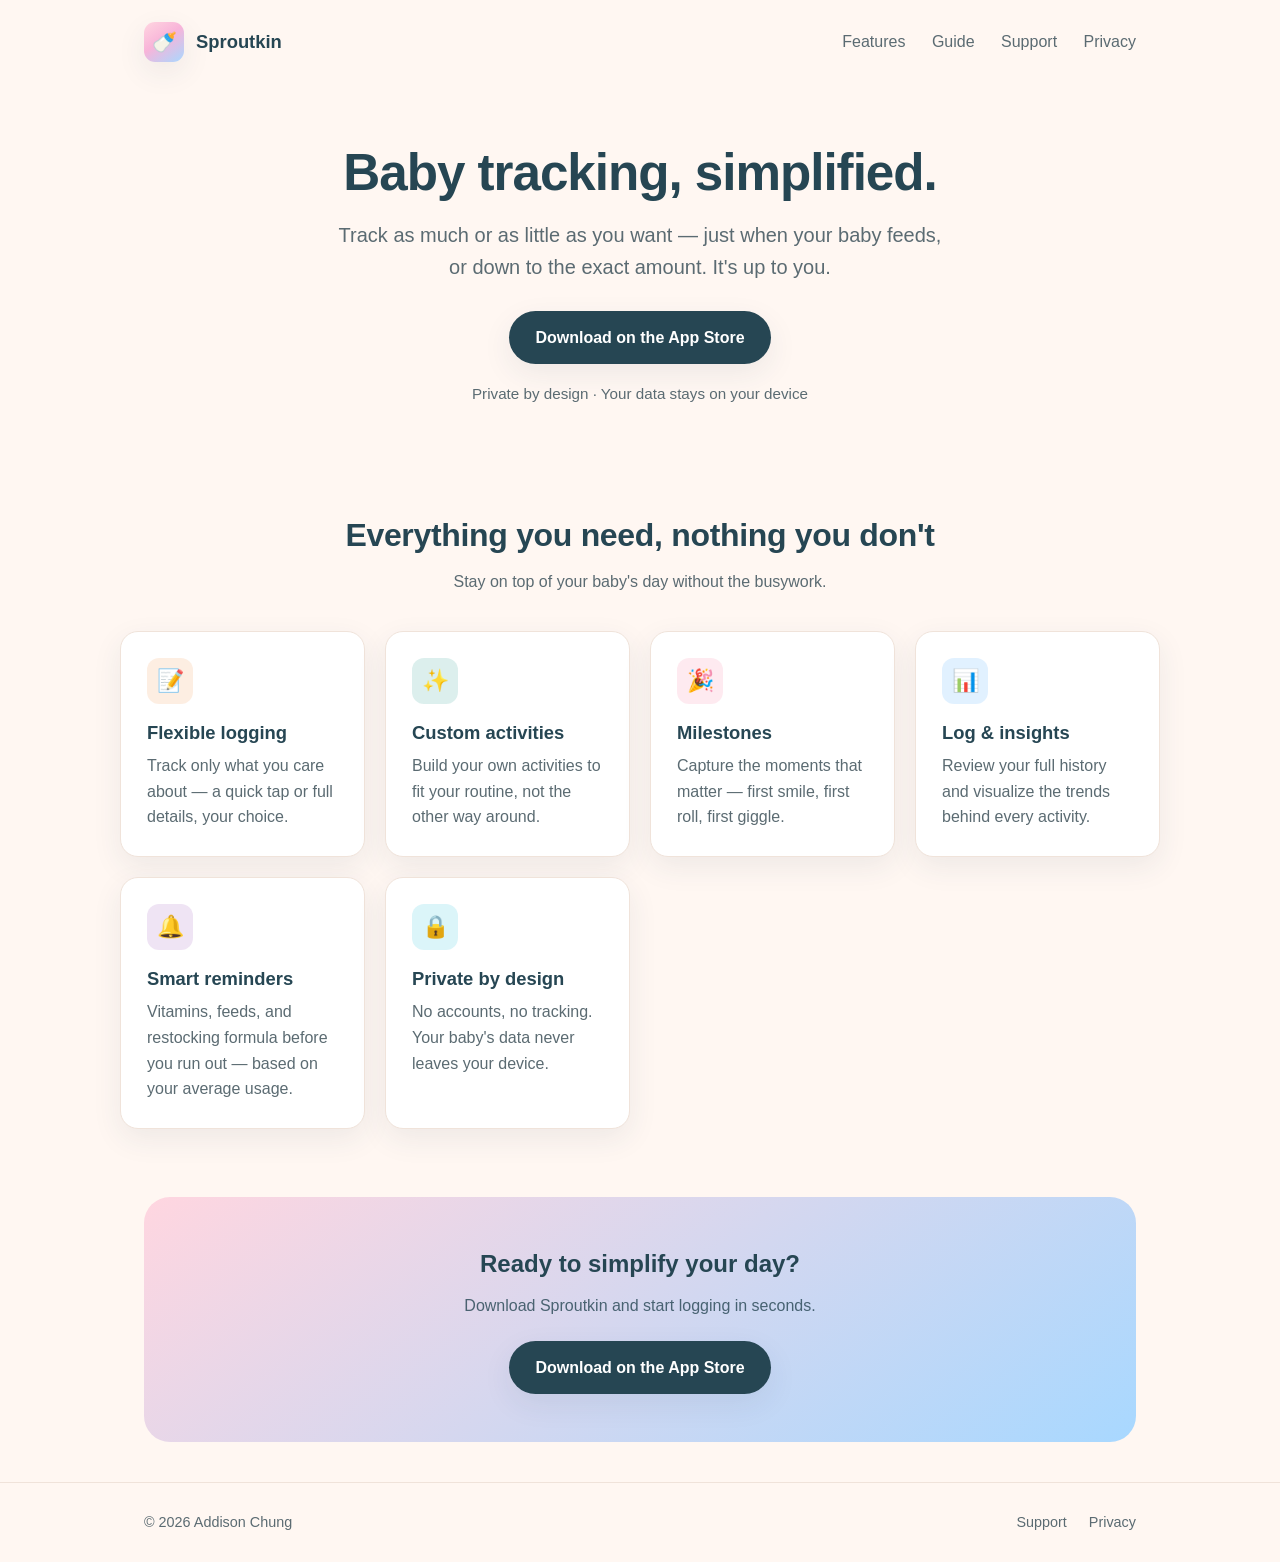
<file: index.html>
<!DOCTYPE html>
<html lang="en">
<head>
    <meta charset="UTF-8">
    <meta name="viewport" content="width=device-width, initial-scale=1.0">
    <title>Sproutkin — Simple baby logging for feeds, sleep &amp; more</title>
    <meta name="description" content="Track your baby's feeds, sleep, diapers, and milestones — as simply or thoroughly as you like. Custom activities and smart reminders keep you one step ahead.">
    <meta property="og:title" content="Sproutkin">
    <meta property="og:description" content="Baby tracking, simplified. Track as much or as little as you want.">
    <meta property="og:type" content="website">
    <link rel="stylesheet" href="styles.css">
</head>
<body>
    <header class="site-header">
        <a class="brand" href="index.html"><span class="logo">🍼</span> Sproutkin</a>
        <nav class="nav">
            <a href="index.html#features">Features</a>
            <a href="guide.html">Guide</a>
            <a href="support.html">Support</a>
            <a href="privacy.html">Privacy</a>
        </nav>
    </header>

    <main>
        <section class="wrap hero">
            <h1>Baby tracking, simplified.</h1>
            <p class="lede">Track as much or as little as you want — just when your baby feeds, or down to the exact amount. It's up to you.</p>
            <a class="cta" href="https://apps.apple.com/app/id6790715184">Download on the App Store</a>
            <p class="hero-badges">Private by design · Your data stays on your device</p>
        </section>

        <section class="wrap section" id="features">
            <h2>Everything you need, nothing you don't</h2>
            <p class="sub">Stay on top of your baby's day without the busywork.</p>
            <div class="grid">
                <div class="feature">
                    <div class="ico a">📝</div>
                    <h3>Flexible logging</h3>
                    <p>Track only what you care about — a quick tap or full details, your choice.</p>
                </div>
                <div class="feature">
                    <div class="ico b">✨</div>
                    <h3>Custom activities</h3>
                    <p>Build your own activities to fit your routine, not the other way around.</p>
                </div>
                <div class="feature">
                    <div class="ico c">🎉</div>
                    <h3>Milestones</h3>
                    <p>Capture the moments that matter — first smile, first roll, first giggle.</p>
                </div>
                <div class="feature">
                    <div class="ico d">📊</div>
                    <h3>Log &amp; insights</h3>
                    <p>Review your full history and visualize the trends behind every activity.</p>
                </div>
                <div class="feature">
                    <div class="ico e">🔔</div>
                    <h3>Smart reminders</h3>
                    <p>Vitamins, feeds, and restocking formula before you run out — based on your average usage.</p>
                </div>
                <div class="feature">
                    <div class="ico f">🔒</div>
                    <h3>Private by design</h3>
                    <p>No accounts, no tracking. Your baby's data never leaves your device.</p>
                </div>
            </div>
        </section>

        <section class="wrap">
            <div class="band">
                <h2>Ready to simplify your day?</h2>
                <p>Download Sproutkin and start logging in seconds.</p>
                <a class="cta" href="https://apps.apple.com/app/id6790715184">Download on the App Store</a>
            </div>
        </section>
    </main>

    <footer class="site-footer">
        <div class="wrap">
            <span>© 2026 Addison Chung</span>
            <nav>
                <a href="support.html">Support</a>
                <a href="privacy.html">Privacy</a>
            </nav>
        </div>
    </footer>
</body>
</html>
</file>
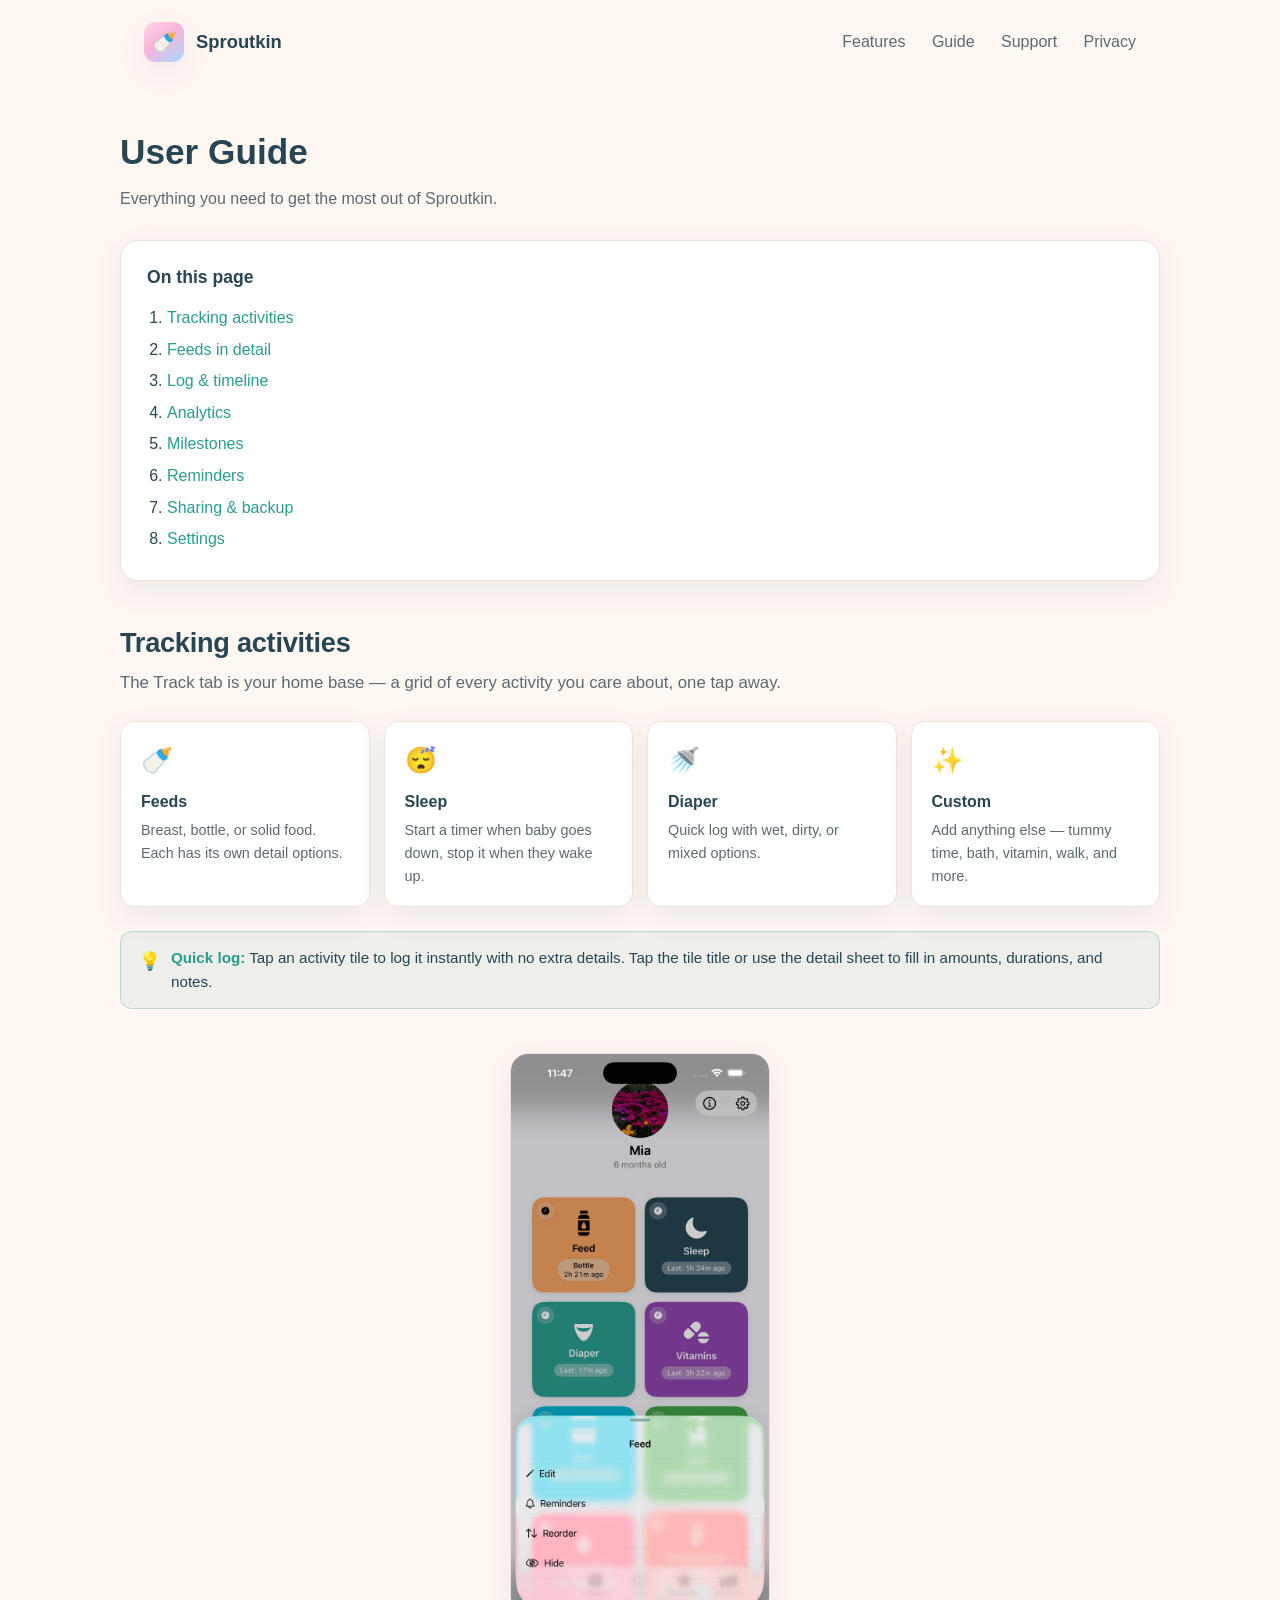
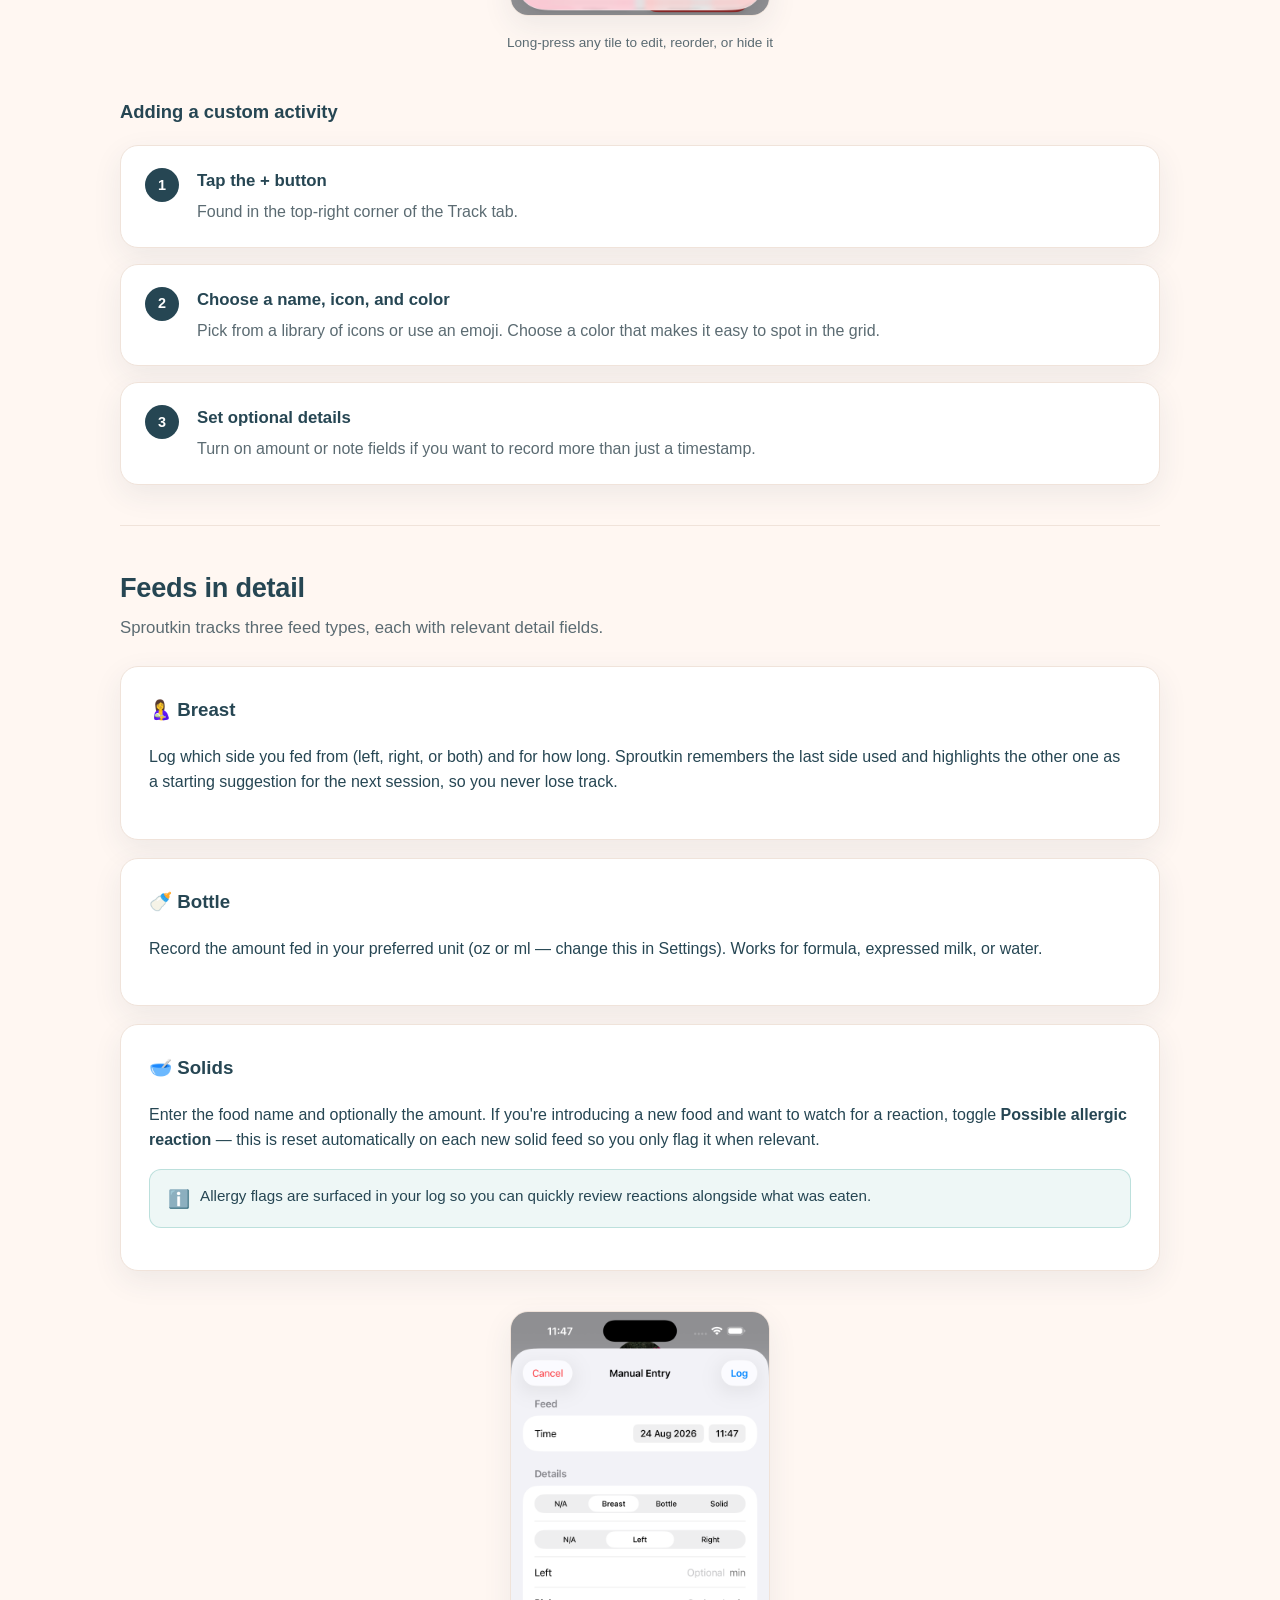
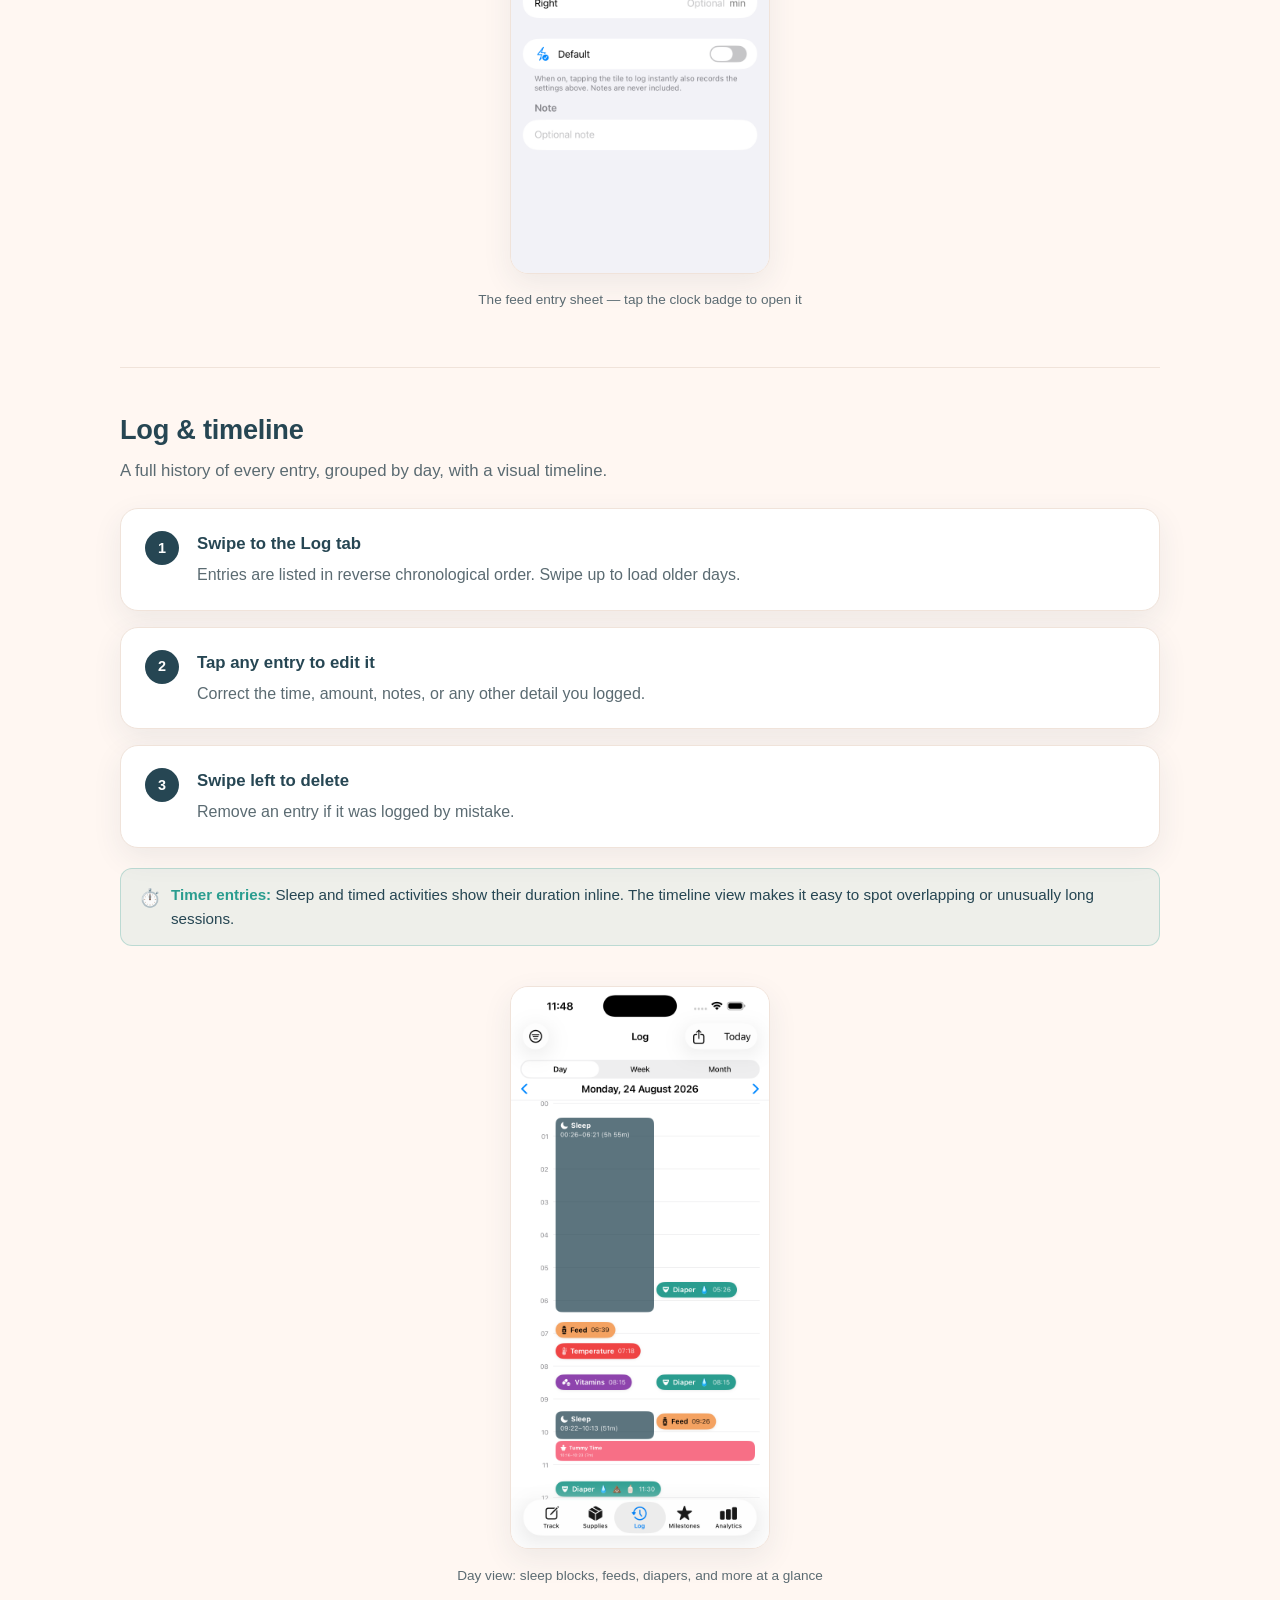
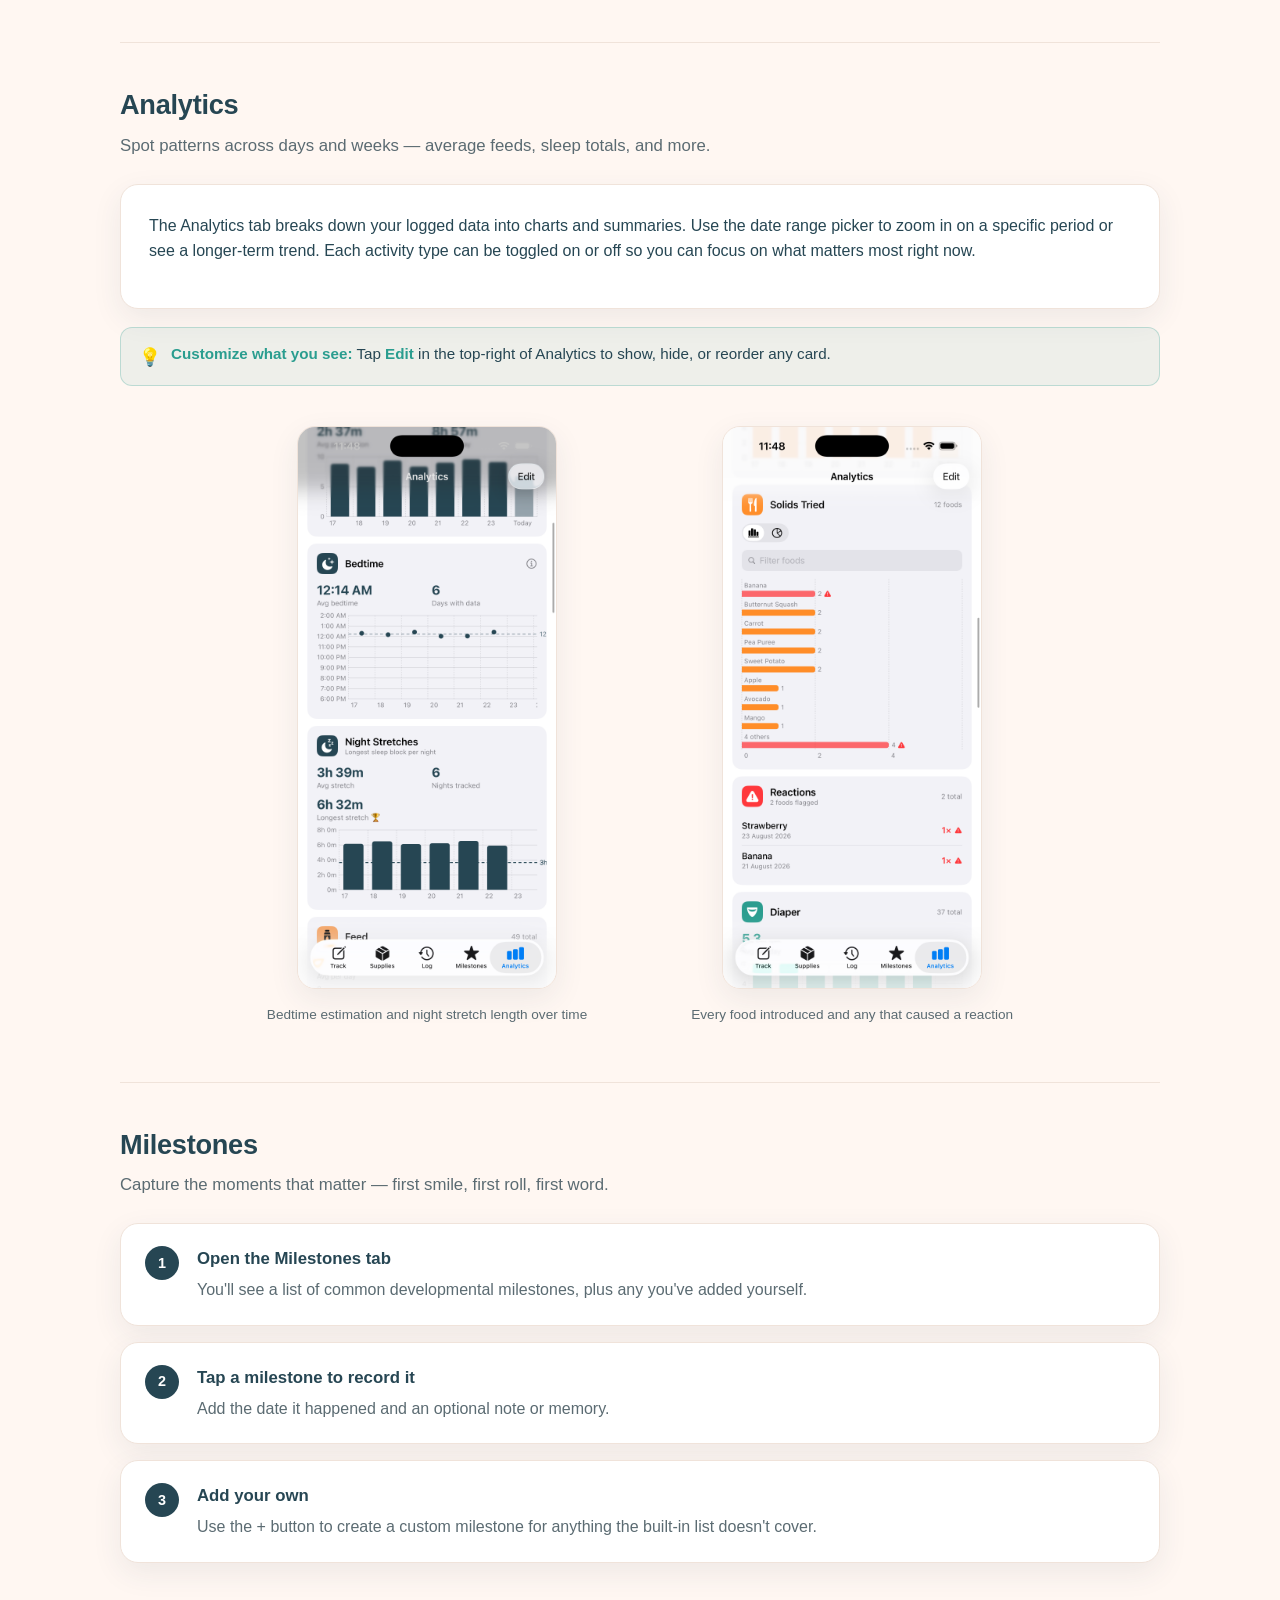
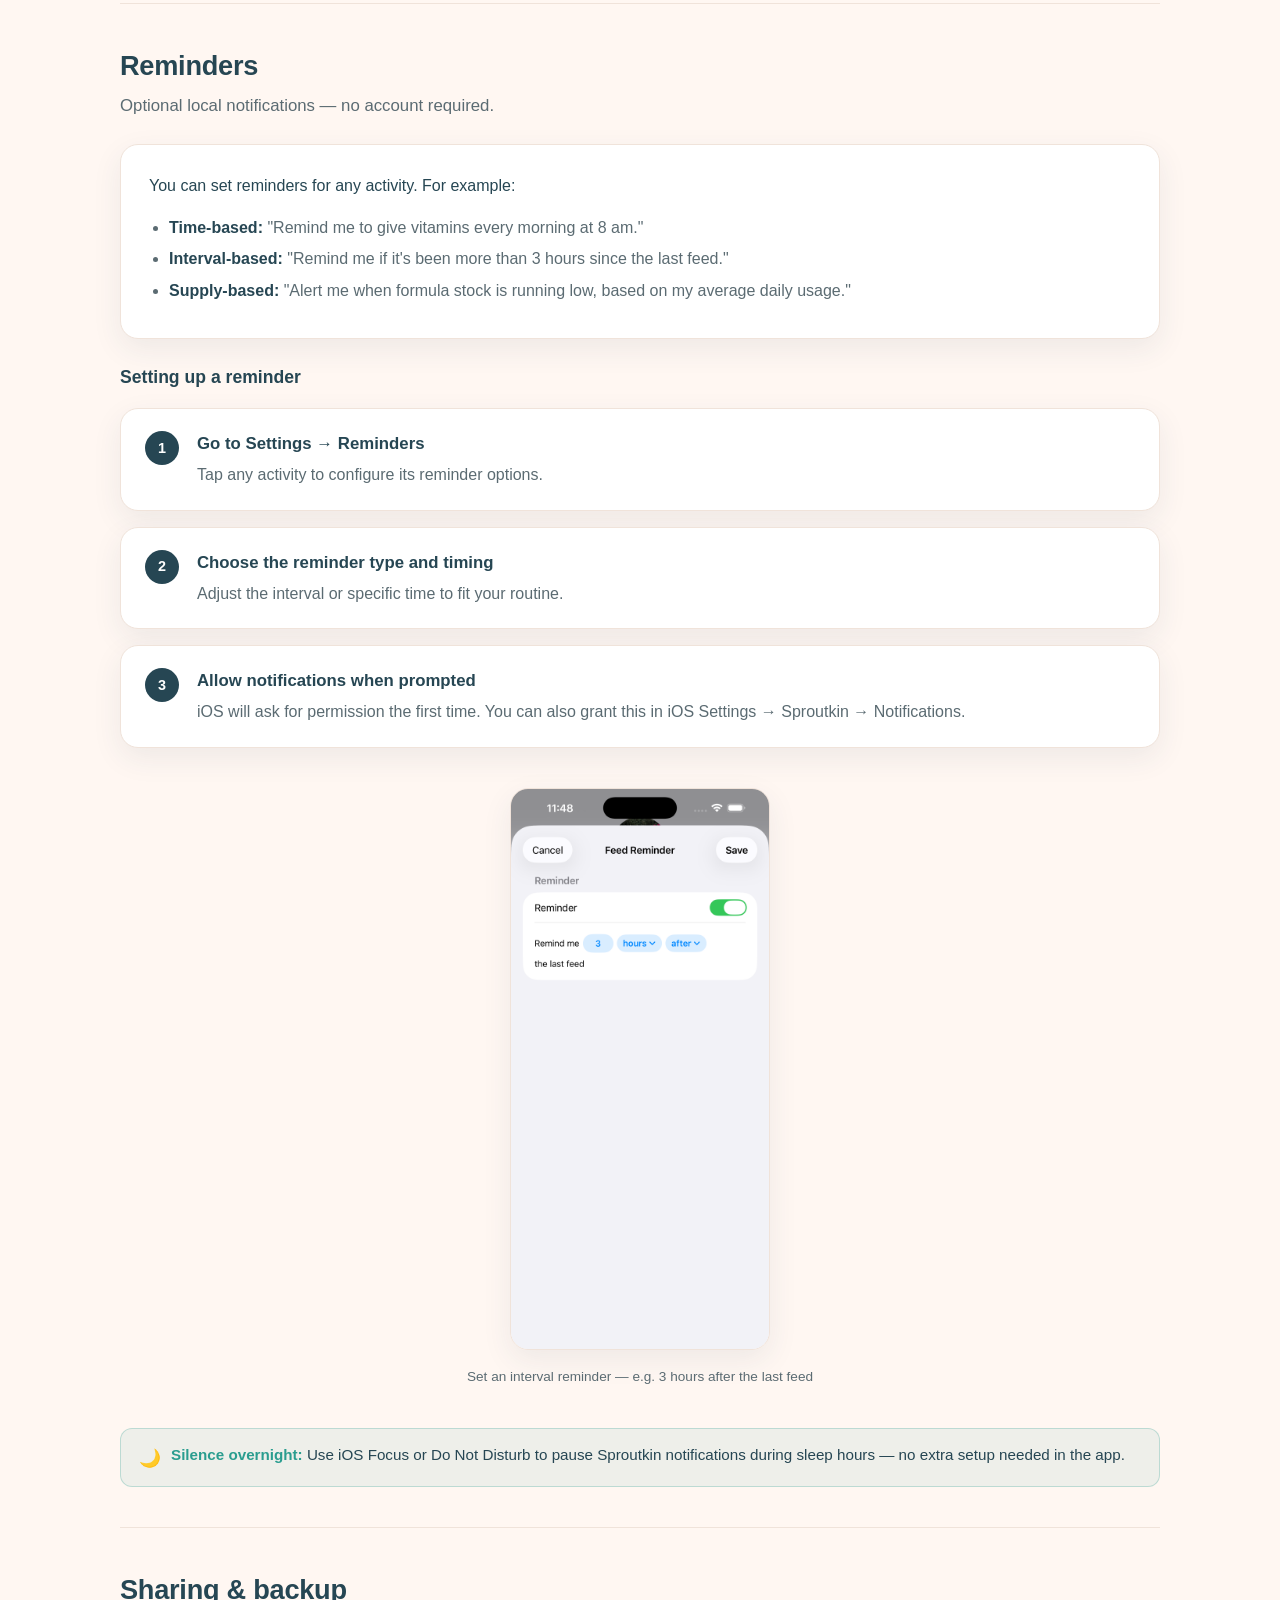
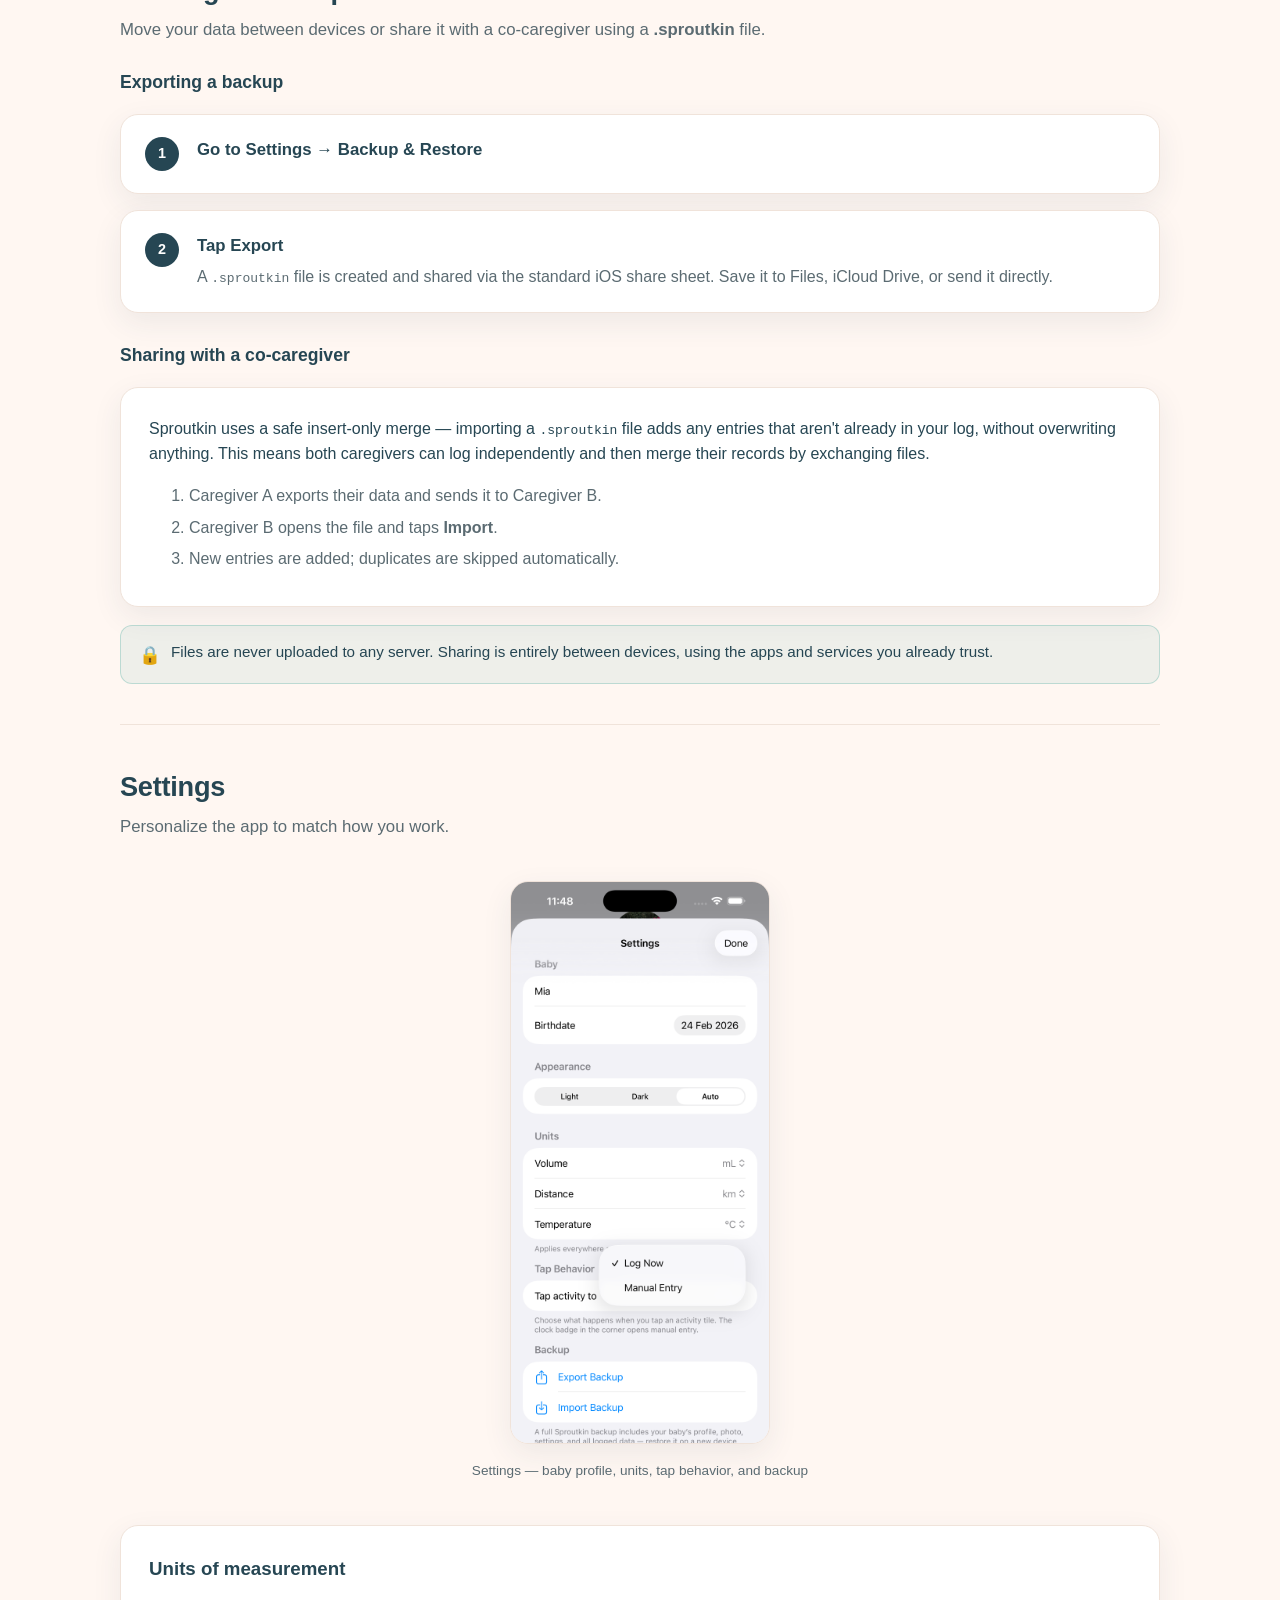
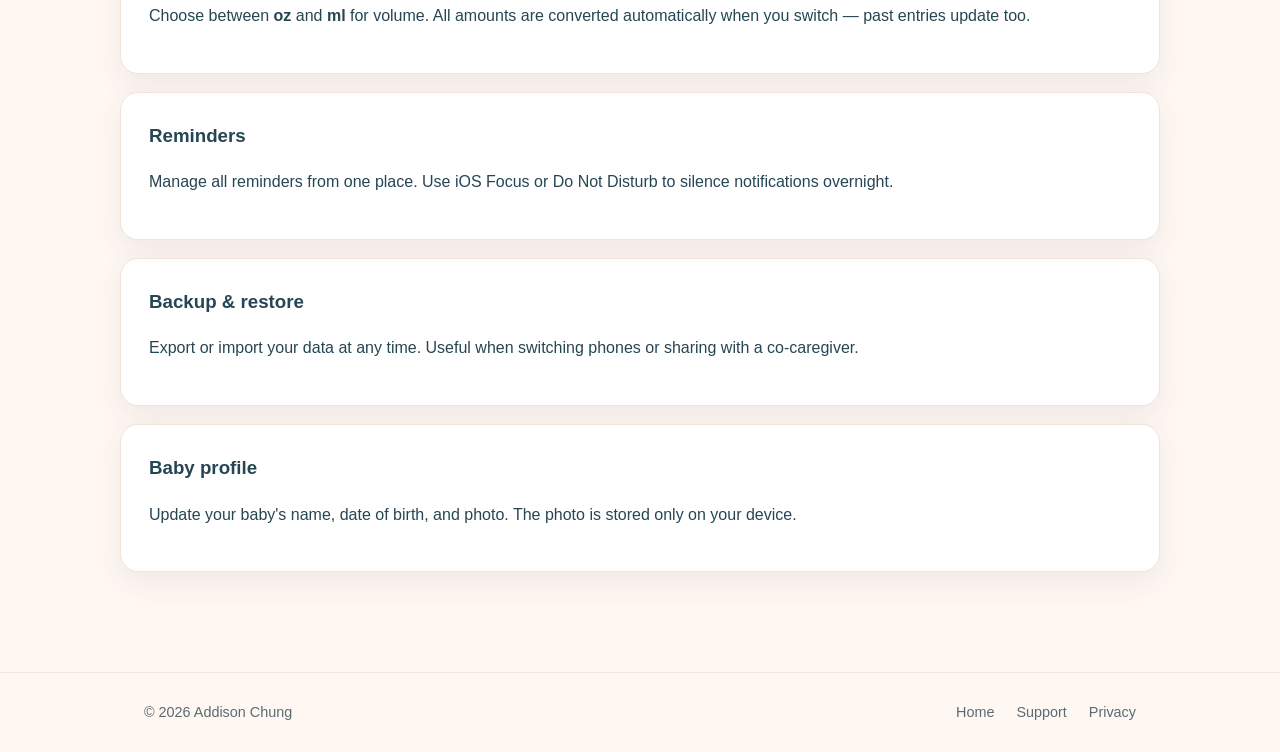
<file: guide.html>
<!DOCTYPE html>
<html lang="en">
<head>
    <meta charset="UTF-8">
    <meta name="viewport" content="width=device-width, initial-scale=1.0">
    <title>Guide — Sproutkin</title>
    <meta name="description" content="Learn how to use Sproutkin to track your baby's feeds, sleep, diapers, milestones, and more.">
    <link rel="stylesheet" href="styles.css">
    <style>
        .guide-section { margin: 40px 0; }
        .guide-section h2 { font-size: 1.7rem; margin: 0 0 6px; letter-spacing: -0.01em; }
        .guide-section .section-desc { color: var(--muted); margin: 0 0 24px; font-size: 1.05rem; }

        .steps { display: flex; flex-direction: column; gap: 16px; }
        .step {
            background: var(--card); border: 1px solid var(--border); border-radius: var(--radius);
            padding: 22px 24px; box-shadow: var(--shadow); display: flex; gap: 18px; align-items: flex-start;
        }
        .step-num {
            flex-shrink: 0; width: 34px; height: 34px; border-radius: 50%;
            background: var(--ink); color: #fff; display: grid; place-items: center;
            font-weight: 700; font-size: 0.9rem;
        }
        .step-body h3 { margin: 0 0 4px; font-size: 1.05rem; }
        .step-body p { margin: 0; color: var(--muted); }

        .tip {
            background: rgba(42, 157, 143, 0.08); border: 1px solid rgba(42, 157, 143, 0.25);
            border-radius: 12px; padding: 14px 18px; display: flex; gap: 10px; align-items: flex-start;
            margin: 14px 0;
        }
        .tip-icon { font-size: 1.1rem; flex-shrink: 0; margin-top: 1px; }
        .tip p { margin: 0; color: var(--ink); font-size: 0.95rem; }
        .tip strong { color: var(--teal); }

        .activity-types { display: grid; grid-template-columns: repeat(auto-fit, minmax(220px, 1fr)); gap: 14px; }
        .activity-type {
            background: var(--card); border: 1px solid var(--border); border-radius: 14px;
            padding: 18px 20px; box-shadow: var(--shadow);
        }
        .activity-type .icon { font-size: 1.6rem; margin-bottom: 8px; }
        .activity-type h3 { margin: 0 0 4px; font-size: 1rem; }
        .activity-type p { margin: 0; color: var(--muted); font-size: 0.9rem; }

        .divider { border: none; border-top: 1px solid var(--border); margin: 40px 0; }

        .screenshot-placeholder {
            background: var(--border); border-radius: var(--radius);
            aspect-ratio: 9 / 19.5; max-width: 260px;
            display: grid; place-items: center; color: var(--muted);
            font-size: 0.85rem; text-align: center; padding: 16px;
            margin: 0 auto;
        }
        .screenshots-row {
            display: flex; gap: 24px; justify-content: center; flex-wrap: wrap; margin: 24px 0;
        }
        .screenshot-wrap { text-align: center; }
        .screenshot-wrap figcaption { margin-top: 8px; font-size: 0.85rem; color: var(--muted); }
        .screenshot-wrap img {
            width: 260px; border-radius: var(--radius);
            box-shadow: var(--shadow); border: 1px solid var(--border);
        }

        .toc {
            background: var(--card); border: 1px solid var(--border); border-radius: var(--radius);
            padding: 22px 26px; box-shadow: var(--shadow); margin-bottom: 36px;
        }
        .toc h2 { margin: 0 0 14px; font-size: 1.1rem; }
        .toc ol { margin: 0; padding-left: 20px; }
        .toc li { margin: 6px 0; }
        .toc a { color: var(--teal); }
    </style>
</head>
<body>
    <header class="site-header">
        <a class="brand" href="index.html"><span class="logo">🍼</span> Sproutkin</a>
        <nav class="nav">
            <a href="index.html#features">Features</a>
            <a href="guide.html">Guide</a>
            <a href="support.html">Support</a>
            <a href="privacy.html">Privacy</a>
        </nav>
    </header>

    <main class="wrap page">
        <h1>User Guide</h1>
        <p class="updated">Everything you need to get the most out of Sproutkin.</p>

        <div class="toc">
            <h2>On this page</h2>
            <ol>
                <li><a href="#track">Tracking activities</a></li>
                <li><a href="#feeds">Feeds in detail</a></li>
                <li><a href="#log">Log &amp; timeline</a></li>
                <li><a href="#analytics">Analytics</a></li>
                <li><a href="#milestones">Milestones</a></li>
                <li><a href="#reminders">Reminders</a></li>
                <li><a href="#sharing">Sharing &amp; backup</a></li>
                <li><a href="#settings">Settings</a></li>
            </ol>
        </div>

        <!-- Track -->
        <section class="guide-section" id="track">
            <h2>Tracking activities</h2>
            <p class="section-desc">The Track tab is your home base — a grid of every activity you care about, one tap away.</p>

            <div class="activity-types">
                <div class="activity-type">
                    <div class="icon">🍼</div>
                    <h3>Feeds</h3>
                    <p>Breast, bottle, or solid food. Each has its own detail options.</p>
                </div>
                <div class="activity-type">
                    <div class="icon">😴</div>
                    <h3>Sleep</h3>
                    <p>Start a timer when baby goes down, stop it when they wake up.</p>
                </div>
                <div class="activity-type">
                    <div class="icon">🚿</div>
                    <h3>Diaper</h3>
                    <p>Quick log with wet, dirty, or mixed options.</p>
                </div>
                <div class="activity-type">
                    <div class="icon">✨</div>
                    <h3>Custom</h3>
                    <p>Add anything else — tummy time, bath, vitamin, walk, and more.</p>
                </div>
            </div>

            <div class="tip" style="margin-top:24px">
                <span class="tip-icon">💡</span>
                <p><strong>Quick log:</strong> Tap an activity tile to log it instantly with no extra details. Tap the tile title or use the detail sheet to fill in amounts, durations, and notes.</p>
            </div>

            <div class="screenshots-row" style="margin-top:28px">
                <figure class="screenshot-wrap">
                    <img src="screenshots/track-grid.png" alt="Track tab showing activity tile grid and long-press context menu">
                    <figcaption>Long-press any tile to edit, reorder, or hide it</figcaption>
                </figure>
            </div>

            <h3 style="margin-top:28px; font-size:1.15rem;">Adding a custom activity</h3>
            <div class="steps">
                <div class="step">
                    <div class="step-num">1</div>
                    <div class="step-body">
                        <h3>Tap the + button</h3>
                        <p>Found in the top-right corner of the Track tab.</p>
                    </div>
                </div>
                <div class="step">
                    <div class="step-num">2</div>
                    <div class="step-body">
                        <h3>Choose a name, icon, and color</h3>
                        <p>Pick from a library of icons or use an emoji. Choose a color that makes it easy to spot in the grid.</p>
                    </div>
                </div>
                <div class="step">
                    <div class="step-num">3</div>
                    <div class="step-body">
                        <h3>Set optional details</h3>
                        <p>Turn on amount or note fields if you want to record more than just a timestamp.</p>
                    </div>
                </div>
            </div>
        </section>

        <hr class="divider">

        <!-- Feeds -->
        <section class="guide-section" id="feeds">
            <h2>Feeds in detail</h2>
            <p class="section-desc">Sproutkin tracks three feed types, each with relevant detail fields.</p>

            <div class="card" style="margin-bottom:16px">
                <h3 style="margin-top:0">🤱 Breast</h3>
                <p>Log which side you fed from (left, right, or both) and for how long. Sproutkin remembers the last side used and highlights the other one as a starting suggestion for the next session, so you never lose track.</p>
            </div>

            <div class="card" style="margin-bottom:16px">
                <h3 style="margin-top:0">🍼 Bottle</h3>
                <p>Record the amount fed in your preferred unit (oz or ml — change this in Settings). Works for formula, expressed milk, or water.</p>
            </div>

            <div class="card" style="margin-bottom:16px">
                <h3 style="margin-top:0">🥣 Solids</h3>
                <p>Enter the food name and optionally the amount. If you're introducing a new food and want to watch for a reaction, toggle <strong>Possible allergic reaction</strong> — this is reset automatically on each new solid feed so you only flag it when relevant.</p>
                <div class="tip" style="margin-top:12px">
                    <span class="tip-icon">ℹ️</span>
                    <p>Allergy flags are surfaced in your log so you can quickly review reactions alongside what was eaten.</p>
                </div>
            </div>

            <div class="screenshots-row">
                <figure class="screenshot-wrap">
                    <img src="screenshots/feed-detail.png" alt="Feed detail sheet showing breast, bottle, and solid options with side selector">
                    <figcaption>The feed entry sheet — tap the clock badge to open it</figcaption>
                </figure>
            </div>
        </section>

        <hr class="divider">

        <!-- Log -->
        <section class="guide-section" id="log">
            <h2>Log &amp; timeline</h2>
            <p class="section-desc">A full history of every entry, grouped by day, with a visual timeline.</p>

            <div class="steps">
                <div class="step">
                    <div class="step-num">1</div>
                    <div class="step-body">
                        <h3>Swipe to the Log tab</h3>
                        <p>Entries are listed in reverse chronological order. Swipe up to load older days.</p>
                    </div>
                </div>
                <div class="step">
                    <div class="step-num">2</div>
                    <div class="step-body">
                        <h3>Tap any entry to edit it</h3>
                        <p>Correct the time, amount, notes, or any other detail you logged.</p>
                    </div>
                </div>
                <div class="step">
                    <div class="step-num">3</div>
                    <div class="step-body">
                        <h3>Swipe left to delete</h3>
                        <p>Remove an entry if it was logged by mistake.</p>
                    </div>
                </div>
            </div>

            <div class="tip" style="margin-top:20px">
                <span class="tip-icon">⏱️</span>
                <p><strong>Timer entries:</strong> Sleep and timed activities show their duration inline. The timeline view makes it easy to spot overlapping or unusually long sessions.</p>
            </div>

            <div class="screenshots-row">
                <figure class="screenshot-wrap">
                    <img src="screenshots/log-timeline.png" alt="Log tab showing visual day timeline with sleep blocks, feeds, and diapers">
                    <figcaption>Day view: sleep blocks, feeds, diapers, and more at a glance</figcaption>
                </figure>
            </div>
        </section>

        <hr class="divider">

        <!-- Analytics -->
        <section class="guide-section" id="analytics">
            <h2>Analytics</h2>
            <p class="section-desc">Spot patterns across days and weeks — average feeds, sleep totals, and more.</p>

            <div class="card">
                <p style="margin-top:0">The Analytics tab breaks down your logged data into charts and summaries. Use the date range picker to zoom in on a specific period or see a longer-term trend. Each activity type can be toggled on or off so you can focus on what matters most right now.</p>
            </div>

            <div class="tip">
                <span class="tip-icon">💡</span>
                <p><strong>Customize what you see:</strong> Tap <strong>Edit</strong> in the top-right of Analytics to show, hide, or reorder any card.</p>
            </div>

            <div class="screenshots-row">
                <figure class="screenshot-wrap">
                    <img src="screenshots/analytics-sleep.png" alt="Analytics tab showing Bedtime and Night Stretches cards">
                    <figcaption>Bedtime estimation and night stretch length over time</figcaption>
                </figure>
                <figure class="screenshot-wrap">
                    <img src="screenshots/analytics-food.png" alt="Analytics tab showing Solids Tried and Reactions cards">
                    <figcaption>Every food introduced and any that caused a reaction</figcaption>
                </figure>
            </div>
        </section>

        <hr class="divider">

        <!-- Milestones -->
        <section class="guide-section" id="milestones">
            <h2>Milestones</h2>
            <p class="section-desc">Capture the moments that matter — first smile, first roll, first word.</p>

            <div class="steps">
                <div class="step">
                    <div class="step-num">1</div>
                    <div class="step-body">
                        <h3>Open the Milestones tab</h3>
                        <p>You'll see a list of common developmental milestones, plus any you've added yourself.</p>
                    </div>
                </div>
                <div class="step">
                    <div class="step-num">2</div>
                    <div class="step-body">
                        <h3>Tap a milestone to record it</h3>
                        <p>Add the date it happened and an optional note or memory.</p>
                    </div>
                </div>
                <div class="step">
                    <div class="step-num">3</div>
                    <div class="step-body">
                        <h3>Add your own</h3>
                        <p>Use the + button to create a custom milestone for anything the built-in list doesn't cover.</p>
                    </div>
                </div>
            </div>
        </section>

        <hr class="divider">

        <!-- Reminders -->
        <section class="guide-section" id="reminders">
            <h2>Reminders</h2>
            <p class="section-desc">Optional local notifications — no account required.</p>

            <div class="card">
                <p style="margin-top:0">You can set reminders for any activity. For example:</p>
                <ul style="margin:8px 0 0; color:var(--muted)">
                    <li><strong style="color:var(--ink)">Time-based:</strong> "Remind me to give vitamins every morning at 8 am."</li>
                    <li><strong style="color:var(--ink)">Interval-based:</strong> "Remind me if it's been more than 3 hours since the last feed."</li>
                    <li><strong style="color:var(--ink)">Supply-based:</strong> "Alert me when formula stock is running low, based on my average daily usage."</li>
                </ul>
            </div>

            <h3 style="margin-top:24px; font-size:1.1rem;">Setting up a reminder</h3>
            <div class="steps">
                <div class="step">
                    <div class="step-num">1</div>
                    <div class="step-body">
                        <h3>Go to Settings → Reminders</h3>
                        <p>Tap any activity to configure its reminder options.</p>
                    </div>
                </div>
                <div class="step">
                    <div class="step-num">2</div>
                    <div class="step-body">
                        <h3>Choose the reminder type and timing</h3>
                        <p>Adjust the interval or specific time to fit your routine.</p>
                    </div>
                </div>
                <div class="step">
                    <div class="step-num">3</div>
                    <div class="step-body">
                        <h3>Allow notifications when prompted</h3>
                        <p>iOS will ask for permission the first time. You can also grant this in iOS Settings → Sproutkin → Notifications.</p>
                    </div>
                </div>
            </div>

            <div class="screenshots-row" style="margin-top:24px">
                <figure class="screenshot-wrap">
                    <img src="screenshots/reminders.png" alt="Feed reminder setup showing interval-based reminder configuration">
                    <figcaption>Set an interval reminder — e.g. 3 hours after the last feed</figcaption>
                </figure>
            </div>

            <div class="tip" style="margin-top:16px">
                <span class="tip-icon">🌙</span>
                <p><strong>Silence overnight:</strong> Use iOS Focus or Do Not Disturb to pause Sproutkin notifications during sleep hours — no extra setup needed in the app.</p>
            </div>
        </section>

        <hr class="divider">

        <!-- Sharing -->
        <section class="guide-section" id="sharing">
            <h2>Sharing &amp; backup</h2>
            <p class="section-desc">Move your data between devices or share it with a co-caregiver using a <strong>.sproutkin</strong> file.</p>

            <h3 style="font-size:1.1rem;">Exporting a backup</h3>
            <div class="steps">
                <div class="step">
                    <div class="step-num">1</div>
                    <div class="step-body">
                        <h3>Go to Settings → Backup &amp; Restore</h3>
                    </div>
                </div>
                <div class="step">
                    <div class="step-num">2</div>
                    <div class="step-body">
                        <h3>Tap Export</h3>
                        <p>A <code>.sproutkin</code> file is created and shared via the standard iOS share sheet. Save it to Files, iCloud Drive, or send it directly.</p>
                    </div>
                </div>
            </div>

            <h3 style="font-size:1.1rem; margin-top:28px;">Sharing with a co-caregiver</h3>
            <div class="card">
                <p style="margin-top:0">Sproutkin uses a safe insert-only merge — importing a <code>.sproutkin</code> file adds any entries that aren't already in your log, without overwriting anything. This means both caregivers can log independently and then merge their records by exchanging files.</p>
                <ol style="margin:12px 0 0; color:var(--muted)">
                    <li>Caregiver A exports their data and sends it to Caregiver B.</li>
                    <li>Caregiver B opens the file and taps <strong>Import</strong>.</li>
                    <li>New entries are added; duplicates are skipped automatically.</li>
                </ol>
            </div>

            <div class="tip" style="margin-top:16px">
                <span class="tip-icon">🔒</span>
                <p>Files are never uploaded to any server. Sharing is entirely between devices, using the apps and services you already trust.</p>
            </div>
        </section>

        <hr class="divider">

        <!-- Settings -->
        <section class="guide-section" id="settings">
            <h2>Settings</h2>
            <p class="section-desc">Personalize the app to match how you work.</p>

            <div class="screenshots-row" style="margin-bottom:28px">
                <figure class="screenshot-wrap">
                    <img src="screenshots/settings.png" alt="Settings screen showing baby profile, units, tap behavior, and backup options">
                    <figcaption>Settings — baby profile, units, tap behavior, and backup</figcaption>
                </figure>
            </div>

            <div class="card" style="margin-bottom:14px">
                <h3 style="margin-top:0">Units of measurement</h3>
                <p>Choose between <strong>oz</strong> and <strong>ml</strong> for volume. All amounts are converted automatically when you switch — past entries update too.</p>
            </div>

            <div class="card" style="margin-bottom:14px">
                <h3 style="margin-top:0">Reminders</h3>
                <p>Manage all reminders from one place. Use iOS Focus or Do Not Disturb to silence notifications overnight.</p>
            </div>

            <div class="card" style="margin-bottom:14px">
                <h3 style="margin-top:0">Backup &amp; restore</h3>
                <p>Export or import your data at any time. Useful when switching phones or sharing with a co-caregiver.</p>
            </div>

            <div class="card">
                <h3 style="margin-top:0">Baby profile</h3>
                <p>Update your baby's name, date of birth, and photo. The photo is stored only on your device.</p>
            </div>
        </section>

    </main>

    <footer class="site-footer">
        <div class="wrap">
            <span>© 2026 Addison Chung</span>
            <nav>
                <a href="index.html">Home</a>
                <a href="support.html">Support</a>
                <a href="privacy.html">Privacy</a>
            </nav>
        </div>
    </footer>
</body>
</html>
</file>
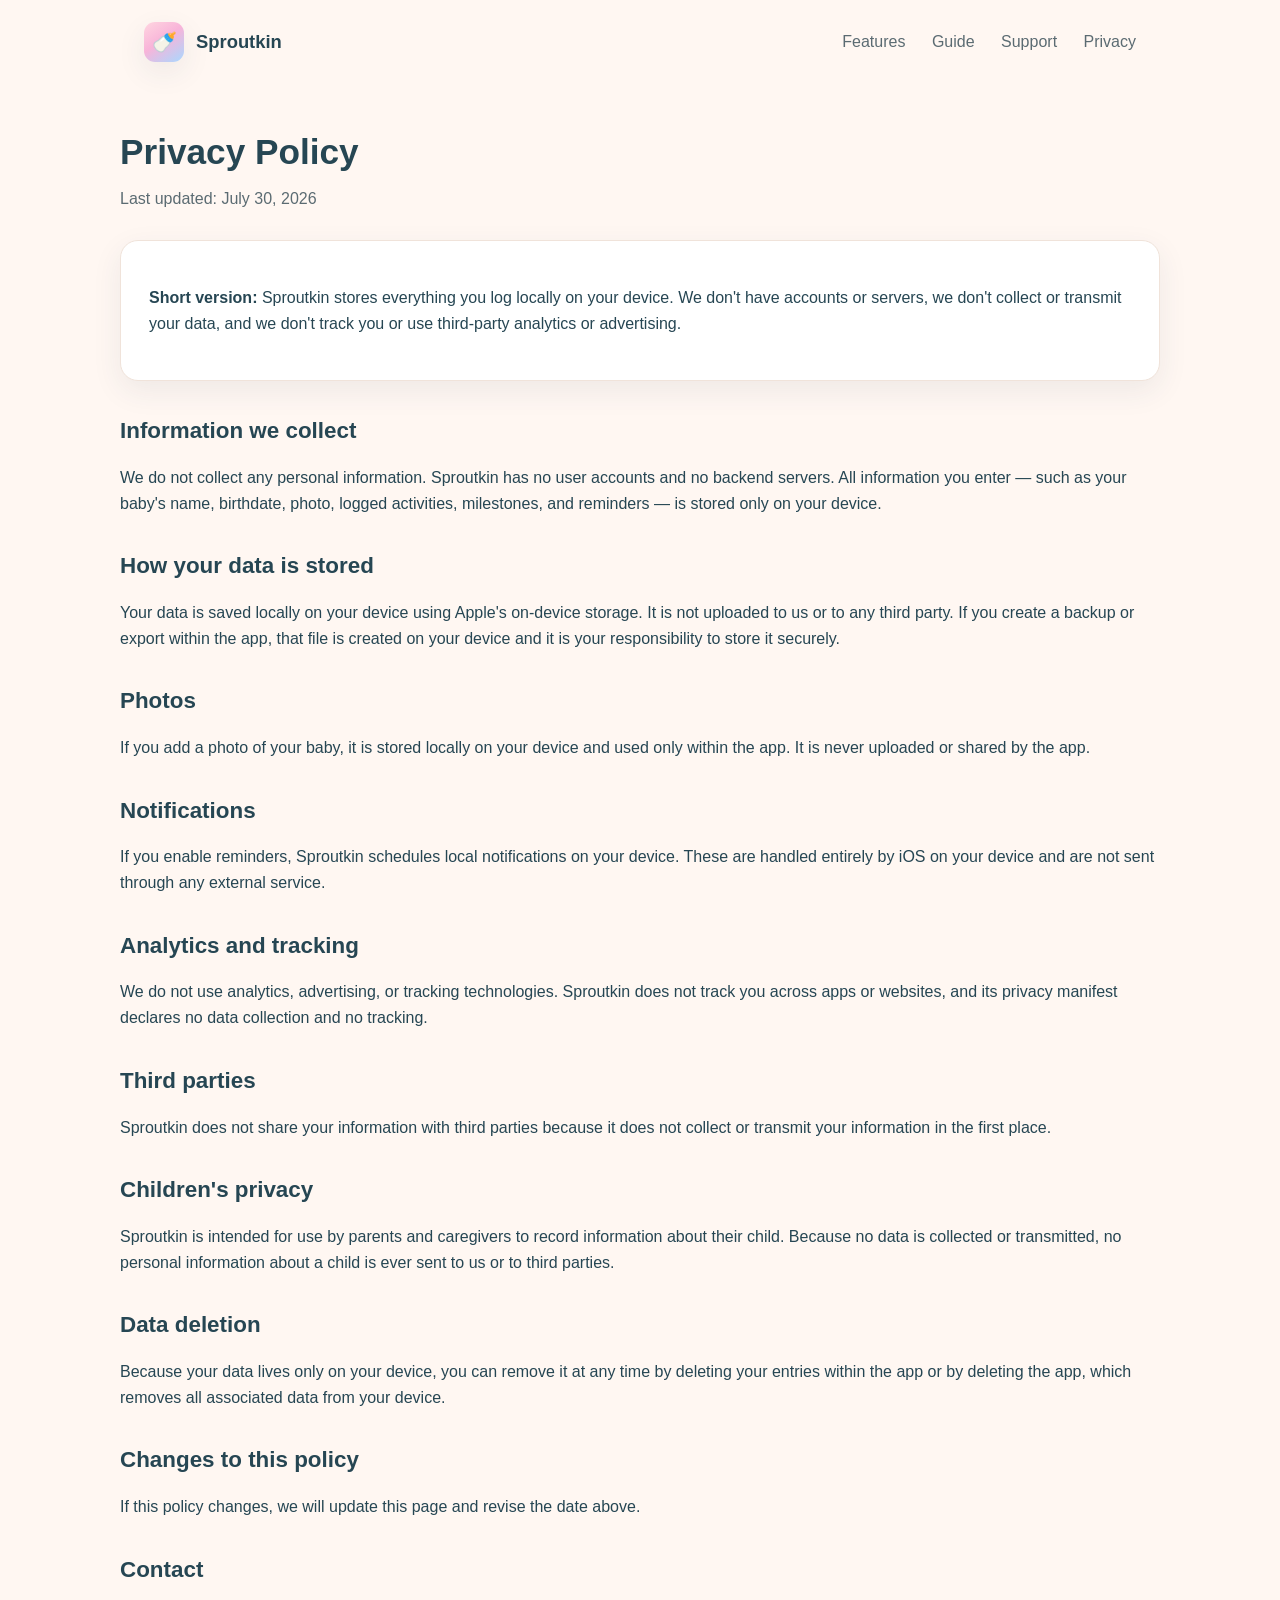
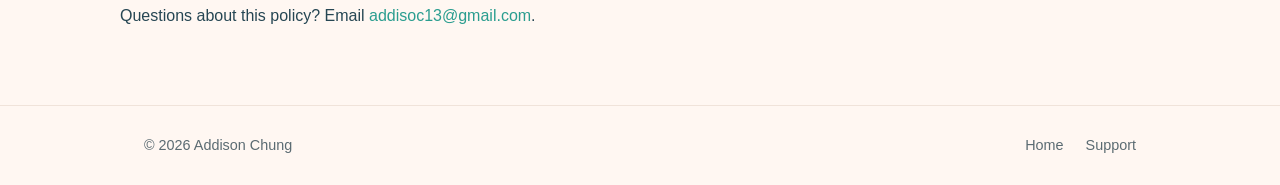
<file: privacy.html>
<!DOCTYPE html>
<html lang="en">
<head>
    <meta charset="UTF-8">
    <meta name="viewport" content="width=device-width, initial-scale=1.0">
    <title>Privacy Policy — Sproutkin</title>
    <meta name="description" content="Sproutkin's privacy policy. Your data stays on your device — no accounts, no tracking, no data collection.">
    <link rel="stylesheet" href="styles.css">
</head>
<body>
    <header class="site-header">
        <a class="brand" href="index.html"><span class="logo">🍼</span> Sproutkin</a>
        <nav class="nav">
            <a href="index.html#features">Features</a>
            <a href="guide.html">Guide</a>
            <a href="support.html">Support</a>
            <a href="privacy.html">Privacy</a>
        </nav>
    </header>

    <main class="wrap page">
        <h1>Privacy Policy</h1>
        <p class="updated">Last updated: July 30, 2026</p>

        <div class="card">
            <p><strong>Short version:</strong> Sproutkin stores everything you log locally on your device. We don't have accounts or servers, we don't collect or transmit your data, and we don't track you or use third-party analytics or advertising.</p>
        </div>

        <h2>Information we collect</h2>
        <p>We do not collect any personal information. Sproutkin has no user accounts and no backend servers. All information you enter — such as your baby's name, birthdate, photo, logged activities, milestones, and reminders — is stored only on your device.</p>

        <h2>How your data is stored</h2>
        <p>Your data is saved locally on your device using Apple's on-device storage. It is not uploaded to us or to any third party. If you create a backup or export within the app, that file is created on your device and it is your responsibility to store it securely.</p>

        <h2>Photos</h2>
        <p>If you add a photo of your baby, it is stored locally on your device and used only within the app. It is never uploaded or shared by the app.</p>

        <h2>Notifications</h2>
        <p>If you enable reminders, Sproutkin schedules local notifications on your device. These are handled entirely by iOS on your device and are not sent through any external service.</p>

        <h2>Analytics and tracking</h2>
        <p>We do not use analytics, advertising, or tracking technologies. Sproutkin does not track you across apps or websites, and its privacy manifest declares no data collection and no tracking.</p>

        <h2>Third parties</h2>
        <p>Sproutkin does not share your information with third parties because it does not collect or transmit your information in the first place.</p>

        <h2>Children's privacy</h2>
        <p>Sproutkin is intended for use by parents and caregivers to record information about their child. Because no data is collected or transmitted, no personal information about a child is ever sent to us or to third parties.</p>

        <h2>Data deletion</h2>
        <p>Because your data lives only on your device, you can remove it at any time by deleting your entries within the app or by deleting the app, which removes all associated data from your device.</p>

        <h2>Changes to this policy</h2>
        <p>If this policy changes, we will update this page and revise the date above.</p>

        <h2>Contact</h2>
        <p>Questions about this policy? Email <a href="mailto:addisoc13@gmail.com?subject=Baby%20Tracker%20Privacy">addisoc13@gmail.com</a>.</p>
    </main>

    <footer class="site-footer">
        <div class="wrap">
            <span>© 2026 Addison Chung</span>
            <nav>
                <a href="index.html">Home</a>
                <a href="support.html">Support</a>
            </nav>
        </div>
    </footer>
</body>
</html>
</file>
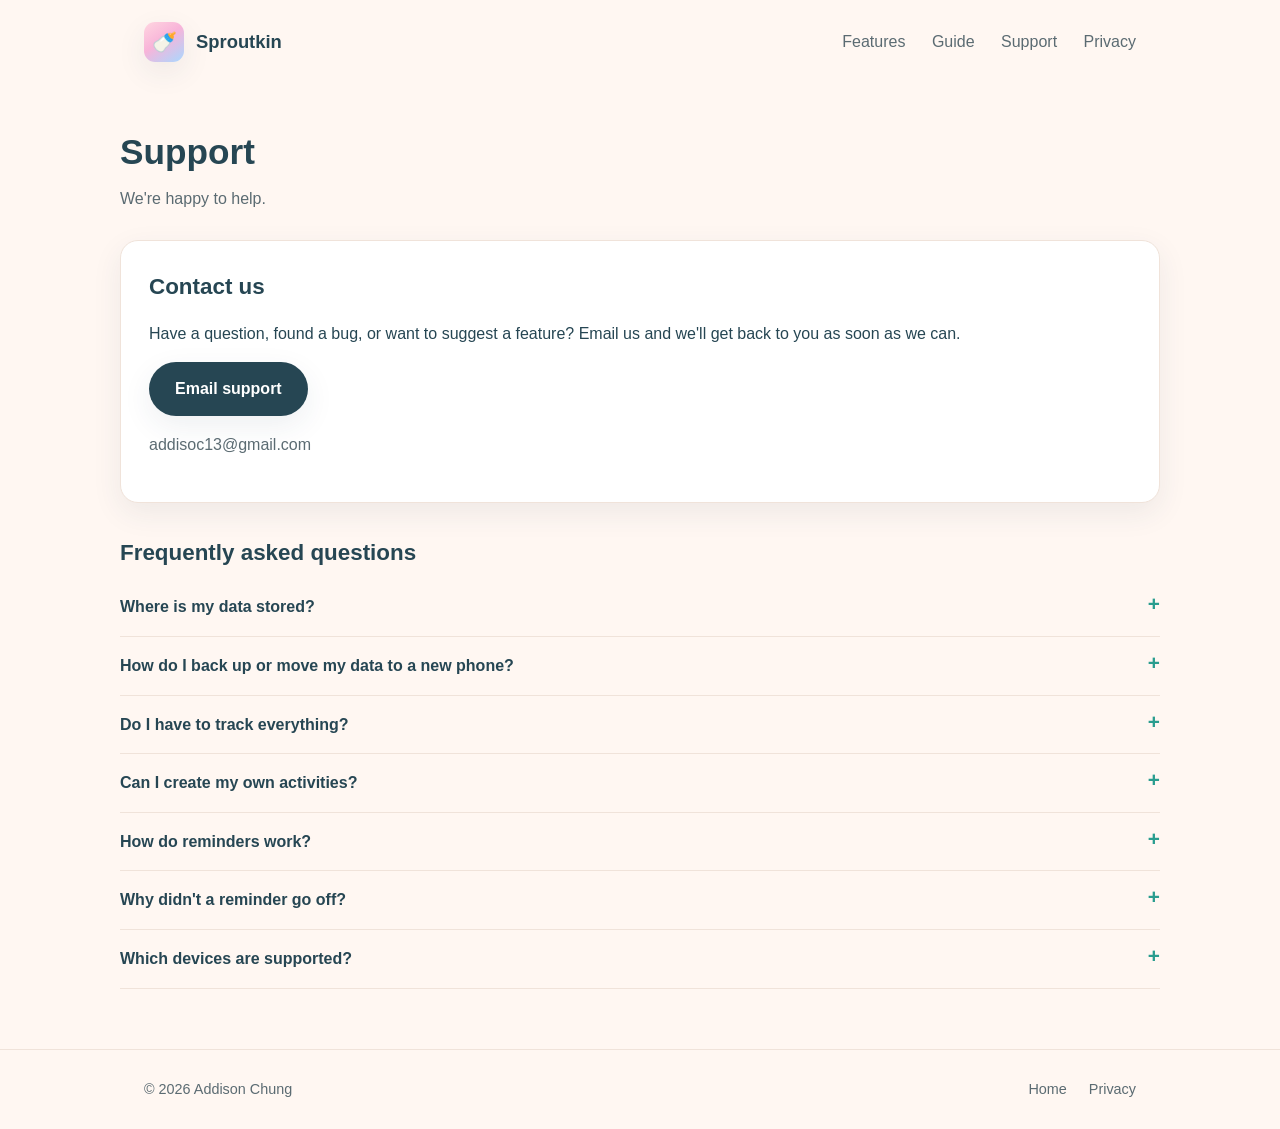
<file: support.html>
<!DOCTYPE html>
<html lang="en">
<head>
    <meta charset="UTF-8">
    <meta name="viewport" content="width=device-width, initial-scale=1.0">
    <title>Support — Sproutkin</title>
    <meta name="description" content="Get help with Sproutkin. Frequently asked questions and how to contact us.">
    <link rel="stylesheet" href="styles.css">
</head>
<body>
    <header class="site-header">
        <a class="brand" href="index.html"><span class="logo">🍼</span> Sproutkin</a>
        <nav class="nav">
            <a href="index.html#features">Features</a>
            <a href="guide.html">Guide</a>
            <a href="support.html">Support</a>
            <a href="privacy.html">Privacy</a>
        </nav>
    </header>

    <main class="wrap page">
        <h1>Support</h1>
        <p class="updated">We're happy to help.</p>

        <div class="card">
            <h2 style="margin-top:0">Contact us</h2>
            <p>Have a question, found a bug, or want to suggest a feature? Email us and we'll get back to you as soon as we can.</p>
            <p><a class="cta" href="mailto:addisoc13@gmail.com?subject=Baby%20Tracker%20Support">Email support</a></p>
            <p style="color:var(--muted)">addisoc13@gmail.com</p>
        </div>

        <h2>Frequently asked questions</h2>

        <details>
            <summary>Where is my data stored?</summary>
            <p>Everything you log is stored locally on your device. Sproutkin has no accounts and no servers — your baby's data never leaves your iPhone.</p>
        </details>

        <details>
            <summary>How do I back up or move my data to a new phone?</summary>
            <p>Open Settings inside the app and use the backup/export option to save a copy of your data, which you can restore on another device. Because data is stored locally, we recommend exporting a backup periodically.</p>
        </details>

        <details>
            <summary>Do I have to track everything?</summary>
            <p>Not at all. Log as much or as little as you like — a single tap to note a feed, or full details like amount and duration. It's entirely up to you.</p>
        </details>

        <details>
            <summary>Can I create my own activities?</summary>
            <p>Yes. You can add custom activities with their own name, icon, and color so the app fits your routine.</p>
        </details>

        <details>
            <summary>How do reminders work?</summary>
            <p>Reminders are optional local notifications you configure per activity — for example, a nudge to give vitamins, prepare the next feed, or restock formula before you run out based on your average usage. They're set per device and require notification permission.</p>
        </details>

        <details>
            <summary>Why didn't a reminder go off?</summary>
            <p>Make sure notifications are enabled for Sproutkin in the iOS Settings app. If you need to silence reminders overnight, use iOS Focus or Do Not Disturb. Reminders are scheduled on your device, so they also require the app to have been opened at least once after setup.</p>
        </details>

        <details>
            <summary>Which devices are supported?</summary>
            <p>Sproutkin runs on iPhone. Make sure you're on a recent version of iOS for the best experience.</p>
        </details>
    </main>

    <footer class="site-footer">
        <div class="wrap">
            <span>© 2026 Addison Chung</span>
            <nav>
                <a href="index.html">Home</a>
                <a href="privacy.html">Privacy</a>
            </nav>
        </div>
    </footer>
</body>
</html>
</file>
<file: styles.css>
:root {
    --bg: #FFF7F2;
    --card: #FFFFFF;
    --ink: #264653;
    --muted: #5B6B72;
    --pink: #F88BAA;
    --pink-soft: #FFD6E0;
    --blue-soft: #A8D8FF;
    --teal: #2A9D8F;
    --coral: #F4A261;
    --border: #F0E3DA;
    --radius: 18px;
    --shadow: 0 10px 30px rgba(38, 70, 83, 0.08);
    --max: 1040px;
}

* { box-sizing: border-box; }

html { scroll-behavior: smooth; }

body {
    margin: 0;
    font-family: -apple-system, BlinkMacSystemFont, "Segoe UI", Roboto, Helvetica, Arial, sans-serif;
    color: var(--ink);
    background: var(--bg);
    line-height: 1.6;
    -webkit-font-smoothing: antialiased;
}

a { color: var(--teal); text-decoration: none; }
a:hover { text-decoration: underline; }

.wrap { max-width: var(--max); margin: 0 auto; padding: 0 24px; }

/* Header */
.site-header {
    display: flex;
    align-items: center;
    justify-content: space-between;
    padding: 22px 24px;
    max-width: var(--max);
    margin: 0 auto;
}
.brand { display: flex; align-items: center; gap: 12px; font-weight: 700; font-size: 1.15rem; color: var(--ink); }
.brand:hover { text-decoration: none; }
.brand .logo {
    width: 40px; height: 40px; border-radius: 11px;
    background: linear-gradient(145deg, #FFD6E0, #F8B4D9 45%, #A8D8FF);
    display: grid; place-items: center; font-size: 20px;
    box-shadow: var(--shadow);
}
.nav a { margin-left: 22px; color: var(--muted); font-weight: 500; }
.nav a:hover { color: var(--ink); text-decoration: none; }

/* Hero */
.hero { text-align: center; padding: 60px 0 40px; }
.hero h1 { font-size: clamp(2rem, 5vw, 3.2rem); line-height: 1.15; margin: 0 0 16px; letter-spacing: -0.02em; }
.hero p.lede { font-size: 1.25rem; color: var(--muted); max-width: 620px; margin: 0 auto 28px; }

.cta { display: inline-flex; align-items: center; gap: 10px; background: var(--ink); color: #fff; padding: 14px 26px; border-radius: 999px; font-weight: 600; box-shadow: var(--shadow); }
.cta:hover { text-decoration: none; transform: translateY(-1px); }
.cta.secondary { background: #fff; color: var(--ink); border: 1px solid var(--border); }

.hero-badges { margin-top: 18px; color: var(--muted); font-size: 0.95rem; }

/* Features */
.section { padding: 48px 0; }
.section h2 { font-size: 2rem; text-align: center; margin: 0 0 8px; letter-spacing: -0.01em; }
.section .sub { text-align: center; color: var(--muted); max-width: 560px; margin: 0 auto 36px; }

.grid { display: grid; grid-template-columns: repeat(auto-fit, minmax(240px, 1fr)); gap: 20px; }
.feature {
    background: var(--card); border: 1px solid var(--border); border-radius: var(--radius);
    padding: 26px; box-shadow: var(--shadow);
}
.feature .ico { width: 46px; height: 46px; border-radius: 12px; display: grid; place-items: center; font-size: 22px; margin-bottom: 14px; }
.feature h3 { margin: 0 0 6px; font-size: 1.15rem; }
.feature p { margin: 0; color: var(--muted); }

.ico.a { background: rgba(244, 162, 97, 0.18); }
.ico.b { background: rgba(42, 157, 143, 0.16); }
.ico.c { background: rgba(248, 139, 170, 0.18); }
.ico.d { background: rgba(168, 216, 255, 0.35); }
.ico.e { background: rgba(142, 68, 173, 0.14); }
.ico.f { background: rgba(6, 182, 212, 0.14); }

/* CTA band */
.band { background: linear-gradient(145deg, #FFD6E0, #A8D8FF); border-radius: 26px; text-align: center; padding: 48px 24px; margin: 20px 0; }
.band h2 { margin: 0 0 10px; }
.band p { color: var(--ink); opacity: 0.8; margin: 0 0 22px; }

/* Content pages */
.page { padding: 40px 0 20px; }
.page h1 { font-size: 2.2rem; margin: 0 0 6px; }
.page .updated { color: var(--muted); margin: 0 0 28px; }
.page h2 { font-size: 1.4rem; margin: 32px 0 8px; }
.page ul { padding-left: 20px; }
.page li { margin: 6px 0; }
.card {
    background: var(--card); border: 1px solid var(--border); border-radius: var(--radius);
    padding: 28px; box-shadow: var(--shadow); margin: 18px 0;
}

/* FAQ */
details { border-bottom: 1px solid var(--border); padding: 16px 0; }
details summary { font-weight: 600; cursor: pointer; list-style: none; display: flex; justify-content: space-between; }
details summary::-webkit-details-marker { display: none; }
details summary::after { content: "+"; color: var(--teal); font-size: 1.3rem; line-height: 1; }
details[open] summary::after { content: "\2013"; }
details p { color: var(--muted); margin: 12px 0 0; }

/* Footer */
.site-footer { border-top: 1px solid var(--border); margin-top: 40px; padding: 28px 0; color: var(--muted); font-size: 0.9rem; }
.site-footer .wrap { display: flex; flex-wrap: wrap; gap: 14px; justify-content: space-between; align-items: center; }
.site-footer a { color: var(--muted); }
.site-footer nav a { margin-left: 18px; }
</file>
